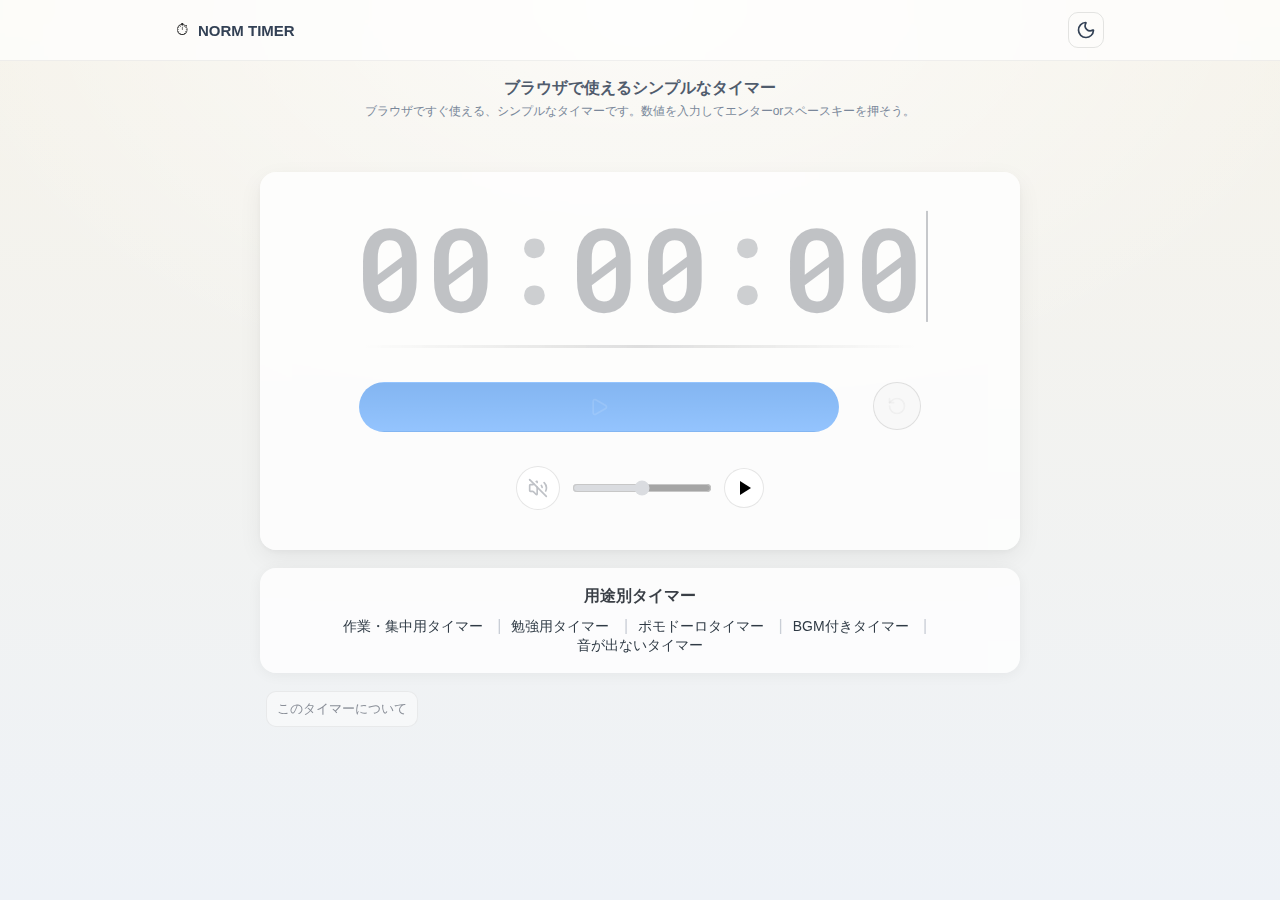
<file: index.html>
<!DOCTYPE html>
<html lang="ja">

<head>
  <meta charset="UTF-8" />
  <meta name="viewport" content="width=device-width, initial-scale=1.0" />

  <title>ブラウザで使えるシンプルなタイマー｜無料のオンラインタイマー</title>
  <meta name="description" content="ブラウザですぐ使えるシンプルなタイマー。インストール不要。作業や勉強を邪魔しない設計で、用途別タイマー（作業／勉強／ポモドーロ／BGM／音なし）も用意。">
  <link rel="preconnect" href="https://fonts.googleapis.com">
  <link rel="preconnect" href="https://fonts.gstatic.com" crossorigin>
  <link
    href="https://fonts.googleapis.com/css2?family=JetBrains+Mono:ital,wght@0,100..800;1,100..800&family=Roboto+Mono:ital,wght@0,100..700;1,100..700&display=swap"
    rel="stylesheet">
  <link rel="stylesheet" href="style.css">
</head>

<body>

  <header class="app-header">
  <div class="app-header-inner">
    <div class="app-brand">
      <span class="app-logo" aria-hidden="true">⏱</span>
      <span class="app-title">NORM TIMER</span>
    </div>

    <button class="theme-toggle" aria-label="Toggle dark mode" type="button">
      <svg xmlns="http://www.w3.org/2000/svg" width="20" height="20" viewBox="0 0 24 24" fill="none"
        stroke="currentColor" stroke-width="2" stroke-linecap="round" stroke-linejoin="round" aria-hidden="true">
        <path
          d="M20.985 12.486a9 9 0 1 1-9.473-9.472c.405-.022.617.46.402.803a6 6 0 0 0 8.268 8.268c.344-.215.825-.004.803.401" />
      </svg>
    </button>
  </div>
</header>


  <section class="page-intro">
    <h1>ブラウザで使えるシンプルなタイマー</h1>
    <p>
      ブラウザですぐ使える、シンプルなタイマーです。数値を入力してエンターorスペースキーを押そう。
    </p>
  </section>


  <main class="page">

    <section class="card timer-card" aria-label="タイマー">

      <div class="timer-display idle" id="timer-display-container" data-running="false" role="textbox"
        aria-label="タイマー時間入力" aria-describedby="timer-hint">

        <input type="number" id="timer-input-hidden" inputmode="numeric" enterkeyhint="go" step="1" pattern="[0-9]*"
          autocomplete="off" autocorrect="off" autocapitalize="off" aria-label="時間入力"
          style="opacity:0; position:absolute; width:1px; height:1px; pointer-events:none;">

        <!-- ★ ここがポイント：数字全体を time-wrap で包む（キャレットの基準になる） -->
        <span class="time-wrap" aria-hidden="true">
          <span id="display-hours" class="time-part">
            <span class="digit-dim">0</span><span class="digit-dim">0</span>
          </span>
          <span class="colon">:</span>

          <span id="display-minutes" class="time-part">
            <span class="digit-dim">0</span><span class="digit-dim">0</span>
          </span>
          <span class="colon">:</span>

          <span id="display-seconds" class="time-part">
            <span class="digit-dim">0</span><span class="digit-dim">0</span>
          </span>

          <!-- ★ キャレットは time-wrap の中に置く（右端に固定できる） -->
          <span class="caret" aria-hidden="true"></span>
        </span>
      </div>

      <p id="timer-hint" class="sr-only">
        数字を入力するとタイマー時間を設定できます。
        スペースキーで開始または停止、Rキーでリセット／クリアできます。
      </p>

      <div class="divider" aria-hidden="true"></div>

      <div class="controls">
        <button id="btn-start" disabled aria-label="Start" title="Start">
          <!-- Play -->
          <svg xmlns="http://www.w3.org/2000/svg" viewBox="0 0 24 24" fill="none" stroke="currentColor" stroke-width="2"
            stroke-linecap="round" stroke-linejoin="round" class="icon icon-play">
            <path d="M5 5a2 2 0 0 1 3.008-1.728l11.997 6.998a2 2 0 0 1 .003 3.458l-12 7A2 2 0 0 1 5 19z" />
          </svg>

          <!-- Pause（最初は非表示） -->
          <svg xmlns="http://www.w3.org/2000/svg" viewBox="0 0 24 24" fill="none" stroke="currentColor" stroke-width="2"
            stroke-linecap="round" stroke-linejoin="round" class="icon icon-pause is-hidden">
            <rect x="14" y="3" width="5" height="18" rx="1" />
            <rect x="5" y="3" width="5" height="18" rx="1" />
          </svg>
        </button>

        <button id="btn-reset" aria-label="Reset" title="Reset" data-mode="reset">
          <!-- Reset -->
          <svg xmlns="http://www.w3.org/2000/svg" viewBox="0 0 24 24" fill="none" stroke="currentColor" stroke-width="2"
            stroke-linecap="round" stroke-linejoin="round" class="icon icon-reset">
            <path d="M3 12a9 9 0 1 0 9-9 9.75 9.75 0 0 0-6.74 2.74L3 8" />
            <path d="M3 3v5h5" />
          </svg>

          <!-- Clear（最初は非表示） -->
          <svg xmlns="http://www.w3.org/2000/svg" width="24" height="24" viewBox="0 0 24 24" fill="none"
            stroke="currentColor" stroke-width="2" stroke-linecap="round" stroke-linejoin="round"
            class="icon-svg icon-clear">
            <path d="M10 11v6" />
            <path d="M14 11v6" />
            <path d="M19 6v14a2 2 0 0 1-2 2H7a2 2 0 0 1-2-2V6" />
            <path d="M3 6h18" />
            <path d="M8 6V4a2 2 0 0 1 2-2h4a2 2 0 0 1 2 2v2" />
          </svg>

        </button>
      </div>

      <div class="sound-toggle-container">
        <label class="sound-icon-toggle" aria-label="Sound toggle">
          <input type="checkbox" id="sound-toggle" aria-label="Sound">
          <span class="sound-icon" aria-hidden="true">
            <!-- ON -->
            <svg xmlns="http://www.w3.org/2000/svg" width="20" height="20" viewBox="0 0 24 24" fill="none"
              stroke="currentColor" stroke-width="2" stroke-linecap="round" stroke-linejoin="round"
              class="sound-svg sound-on">
              <path
                d="M11 4.702a.705.705 0 0 0-1.203-.498L6.413 7.587A1.4 1.4 0 0 1 5.416 8H3a1 1 0 0 0-1 1v6a1 1 0 0 0 1 1h2.416a1.4 1.4 0 0 1 .997.413l3.383 3.384A.705.705 0 0 0 11 19.298z" />
              <path d="M16 9a5 5 0 0 1 0 6" />
              <path d="M19.364 18.364a9 9 0 0 0 0-12.728" />
            </svg>

            <!-- OFF -->
            <svg xmlns="http://www.w3.org/2000/svg" width="20" height="20" viewBox="0 0 24 24" fill="none"
              stroke="currentColor" stroke-width="2" stroke-linecap="round" stroke-linejoin="round"
              class="sound-svg sound-off">
              <path d="M16 9a5 5 0 0 1 .95 2.293" />
              <path d="M19.364 5.636a9 9 0 0 1 1.889 9.96" />
              <path d="m2 2 20 20" />
              <path
                d="m7 7-.587.587A1.4 1.4 0 0 1 5.416 8H3a1 1 0 0 0-1 1v6a1 1 0 0 0 1 1h2.416a1.4 1.4 0 0 1 .997.413l3.383 3.384A.705.705 0 0 0 11 19.298V11" />
              <path d="M9.828 4.172A.686.686 0 0 1 11 4.657v.686" />
            </svg>
          </span>
        </label>


        <input type="range" id="sound-volume" min="0" max="100" value="50" aria-label="音量">

        <button id="btn-sound-test" aria-label="Sound test">
          <span class="play-icon"></span>
        </button>

        <div class="time-add" id="time-add" hidden aria-label="時間を追加">
          <button type="button" class="chip" data-add="60" aria-label="1分追加">+1:00</button>
          <button type="button" class="chip" data-add="300" aria-label="5分追加">+5:00</button>
          <button type="button" class="chip" data-add="600" aria-label="10分追加">+10:00</button>
        </div>

      </div>
    </section>

    <section class="card links-card usage-links">
      <h2>用途別タイマー</h2>
      <ul class="link-list">
        <li><a href="work.html">作業・集中用タイマー</a></li>
        <li><a href="study.html">勉強用タイマー</a></li>
        <li><a href="pomodoro.html">ポモドーロタイマー</a></li>
        <li><a href="bgm.html">BGM付きタイマー</a></li>
        <li><a href="silent.html">音が出ないタイマー</a></li>
      </ul>
    </section>

    <footer class="footer">
      <details>
        <summary>このタイマーについて</summary>
        <p>
          このページは、ブラウザ上ですぐに使えるシンプルなタイマーです。
          作業・勉強・集中など用途に応じたタイマーを用意しています。
          余計な設定を減らし、時間を測ることだけに集中できる設計を目指しています。
        </p>
      </details>
    </footer>

  </main>

  <script src="script.js"></script>
</body>

</html>
</file>
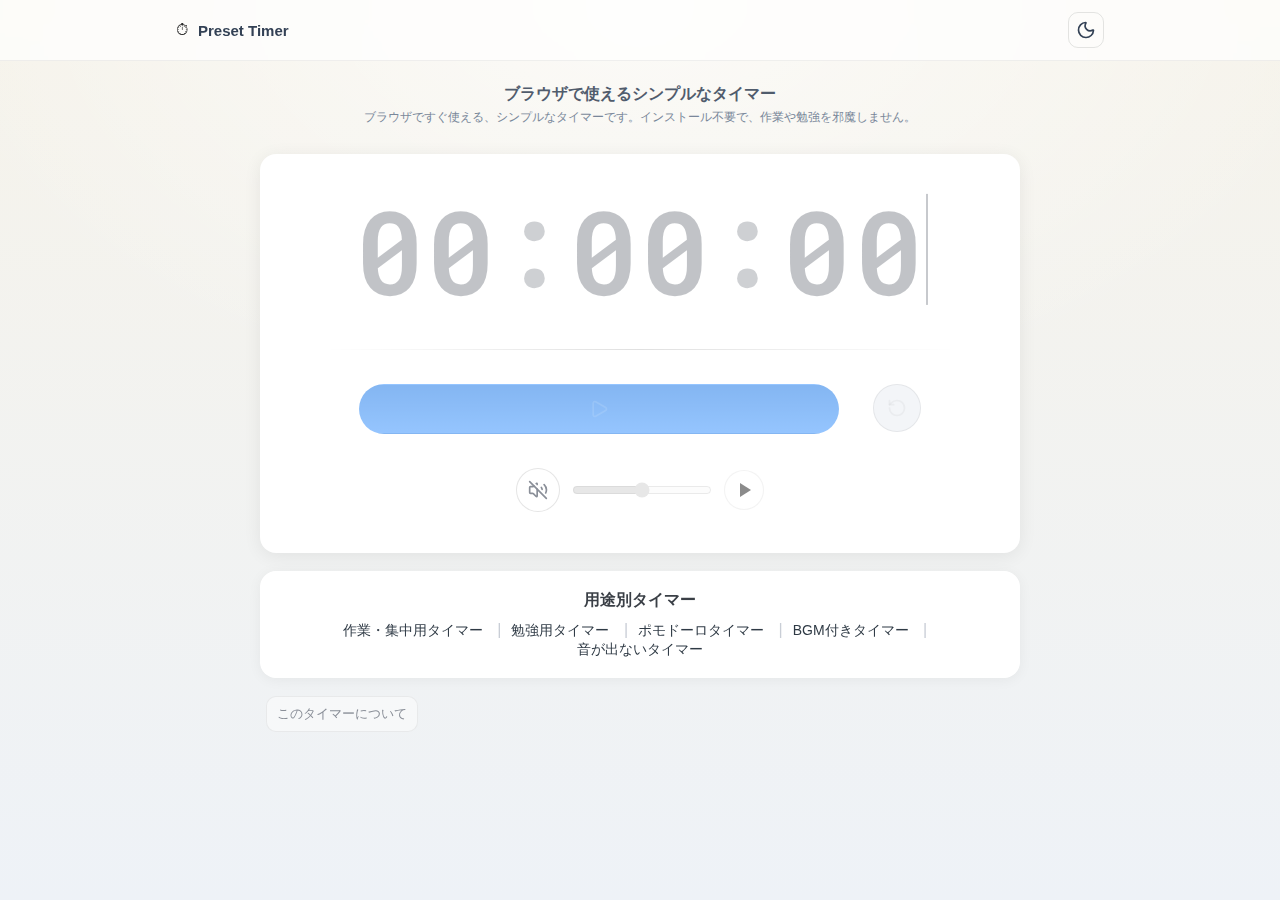
<file: timer/index.html>
<!DOCTYPE html>
<html lang="ja">

<head>
  <meta charset="UTF-8" />
  <meta name="viewport" content="width=device-width, initial-scale=1.0" />

  <title>ブラウザで使えるシンプルなタイマー｜無料のオンラインタイマー</title>
  <meta name="description" content="ブラウザですぐ使えるシンプルなタイマー。インストール不要。作業や勉強を邪魔しない設計で、用途別タイマー（作業／勉強／ポモドーロ／BGM／音なし）も用意。">
  <link rel="preconnect" href="https://fonts.googleapis.com">
  <link rel="preconnect" href="https://fonts.gstatic.com" crossorigin>
  <link
    href="https://fonts.googleapis.com/css2?family=JetBrains+Mono:ital,wght@0,100..800;1,100..800&family=Roboto+Mono:ital,wght@0,100..700;1,100..700&display=swap"
    rel="stylesheet">
  <link rel="stylesheet" href="style.css">
</head>

<body>

  <header class="app-header">
  <div class="app-header-inner">
    <div class="app-brand">
      <span class="app-logo" aria-hidden="true">⏱</span>
      <span class="app-title">Preset Timer</span>
    </div>

    <button class="theme-toggle" aria-label="Toggle dark mode" type="button">
      <svg xmlns="http://www.w3.org/2000/svg" width="20" height="20" viewBox="0 0 24 24" fill="none"
        stroke="currentColor" stroke-width="2" stroke-linecap="round" stroke-linejoin="round" aria-hidden="true">
        <path
          d="M20.985 12.486a9 9 0 1 1-9.473-9.472c.405-.022.617.46.402.803a6 6 0 0 0 8.268 8.268c.344-.215.825-.004.803.401" />
      </svg>
    </button>
  </div>
</header>


  <section class="page-intro">
    <h1>ブラウザで使えるシンプルなタイマー</h1>
    <p>
      ブラウザですぐ使える、シンプルなタイマーです。インストール不要で、作業や勉強を邪魔しません。
    </p>
  </section>


  <main class="page">

    <section class="card timer-card" aria-label="タイマー">

      <div class="timer-display idle" id="timer-display-container" data-running="false" role="textbox"
        aria-label="タイマー時間入力" aria-describedby="timer-hint">

        <input type="number" id="timer-input-hidden" inputmode="numeric" enterkeyhint="go" step="1" pattern="[0-9]*"
          autocomplete="off" autocorrect="off" autocapitalize="off" aria-label="時間入力"
          style="opacity:0; position:absolute; width:1px; height:1px; pointer-events:none;">

        <!-- ★ ここがポイント：数字全体を time-wrap で包む（キャレットの基準になる） -->
        <span class="time-wrap" aria-hidden="true">
          <span id="display-hours" class="time-part">
            <span class="digit-dim">0</span><span class="digit-dim">0</span>
          </span>
          <span class="colon">:</span>

          <span id="display-minutes" class="time-part">
            <span class="digit-dim">0</span><span class="digit-dim">0</span>
          </span>
          <span class="colon">:</span>

          <span id="display-seconds" class="time-part">
            <span class="digit-dim">0</span><span class="digit-dim">0</span>
          </span>

          <!-- ★ キャレットは time-wrap の中に置く（右端に固定できる） -->
          <span class="caret" aria-hidden="true"></span>
        </span>
      </div>

      <p id="timer-hint" class="sr-only">
        数字を入力するとタイマー時間を設定できます。
        スペースキーで開始または停止、Rキーでリセット／クリアできます。
      </p>

      <div class="divider" aria-hidden="true"></div>

      <div class="controls">
        <button id="btn-start" disabled aria-label="Start" title="Start">
          <!-- Play -->
          <svg xmlns="http://www.w3.org/2000/svg" viewBox="0 0 24 24" fill="none" stroke="currentColor" stroke-width="2"
            stroke-linecap="round" stroke-linejoin="round" class="icon icon-play">
            <path d="M5 5a2 2 0 0 1 3.008-1.728l11.997 6.998a2 2 0 0 1 .003 3.458l-12 7A2 2 0 0 1 5 19z" />
          </svg>

          <!-- Pause（最初は非表示） -->
          <svg xmlns="http://www.w3.org/2000/svg" viewBox="0 0 24 24" fill="none" stroke="currentColor" stroke-width="2"
            stroke-linecap="round" stroke-linejoin="round" class="icon icon-pause is-hidden">
            <rect x="14" y="3" width="5" height="18" rx="1" />
            <rect x="5" y="3" width="5" height="18" rx="1" />
          </svg>
        </button>

        <button id="btn-reset" aria-label="Reset" title="Reset" data-mode="reset">
          <!-- Reset -->
          <svg xmlns="http://www.w3.org/2000/svg" viewBox="0 0 24 24" fill="none" stroke="currentColor" stroke-width="2"
            stroke-linecap="round" stroke-linejoin="round" class="icon icon-reset">
            <path d="M3 12a9 9 0 1 0 9-9 9.75 9.75 0 0 0-6.74 2.74L3 8" />
            <path d="M3 3v5h5" />
          </svg>

          <!-- Clear（最初は非表示） -->
          <svg xmlns="http://www.w3.org/2000/svg" width="24" height="24" viewBox="0 0 24 24" fill="none"
            stroke="currentColor" stroke-width="2" stroke-linecap="round" stroke-linejoin="round"
            class="icon-svg icon-clear">
            <path d="M10 11v6" />
            <path d="M14 11v6" />
            <path d="M19 6v14a2 2 0 0 1-2 2H7a2 2 0 0 1-2-2V6" />
            <path d="M3 6h18" />
            <path d="M8 6V4a2 2 0 0 1 2-2h4a2 2 0 0 1 2 2v2" />
          </svg>

        </button>
      </div>

      <div class="sound-toggle-container">
        <label class="sound-icon-toggle" aria-label="Sound toggle">
          <input type="checkbox" id="sound-toggle" aria-label="Sound">
          <span class="sound-icon" aria-hidden="true">
            <!-- ON -->
            <svg xmlns="http://www.w3.org/2000/svg" width="20" height="20" viewBox="0 0 24 24" fill="none"
              stroke="currentColor" stroke-width="2" stroke-linecap="round" stroke-linejoin="round"
              class="sound-svg sound-on">
              <path
                d="M11 4.702a.705.705 0 0 0-1.203-.498L6.413 7.587A1.4 1.4 0 0 1 5.416 8H3a1 1 0 0 0-1 1v6a1 1 0 0 0 1 1h2.416a1.4 1.4 0 0 1 .997.413l3.383 3.384A.705.705 0 0 0 11 19.298z" />
              <path d="M16 9a5 5 0 0 1 0 6" />
              <path d="M19.364 18.364a9 9 0 0 0 0-12.728" />
            </svg>

            <!-- OFF -->
            <svg xmlns="http://www.w3.org/2000/svg" width="20" height="20" viewBox="0 0 24 24" fill="none"
              stroke="currentColor" stroke-width="2" stroke-linecap="round" stroke-linejoin="round"
              class="sound-svg sound-off">
              <path d="M16 9a5 5 0 0 1 .95 2.293" />
              <path d="M19.364 5.636a9 9 0 0 1 1.889 9.96" />
              <path d="m2 2 20 20" />
              <path
                d="m7 7-.587.587A1.4 1.4 0 0 1 5.416 8H3a1 1 0 0 0-1 1v6a1 1 0 0 0 1 1h2.416a1.4 1.4 0 0 1 .997.413l3.383 3.384A.705.705 0 0 0 11 19.298V11" />
              <path d="M9.828 4.172A.686.686 0 0 1 11 4.657v.686" />
            </svg>
          </span>
        </label>


        <input type="range" id="sound-volume" min="0" max="100" value="50" aria-label="音量">

        <button id="btn-sound-test" aria-label="Sound test">
          <span class="play-icon"></span>
        </button>

        <div class="time-add" id="time-add" hidden aria-label="時間を追加">
          <button type="button" class="chip" data-add="60" aria-label="1分追加">+1:00</button>
          <button type="button" class="chip" data-add="300" aria-label="5分追加">+5:00</button>
          <button type="button" class="chip" data-add="600" aria-label="10分追加">+10:00</button>
        </div>

      </div>
    </section>

    <section class="card links-card usage-links">
      <h2>用途別タイマー</h2>
      <ul class="link-list">
        <li><a href="work.html">作業・集中用タイマー</a></li>
        <li><a href="study.html">勉強用タイマー</a></li>
        <li><a href="pomodoro.html">ポモドーロタイマー</a></li>
        <li><a href="bgm.html">BGM付きタイマー</a></li>
        <li><a href="silent.html">音が出ないタイマー</a></li>
      </ul>
    </section>

    <footer class="footer">
      <details>
        <summary>このタイマーについて</summary>
        <p>
          このページは、ブラウザ上ですぐに使えるシンプルなタイマーです。
          作業・勉強・集中など用途に応じたタイマーを用意しています。
          余計な設定を減らし、時間を測ることだけに集中できる設計を目指しています。
        </p>
      </details>
    </footer>

  </main>

  <script src="script.js"></script>
</body>

</html>
</file>
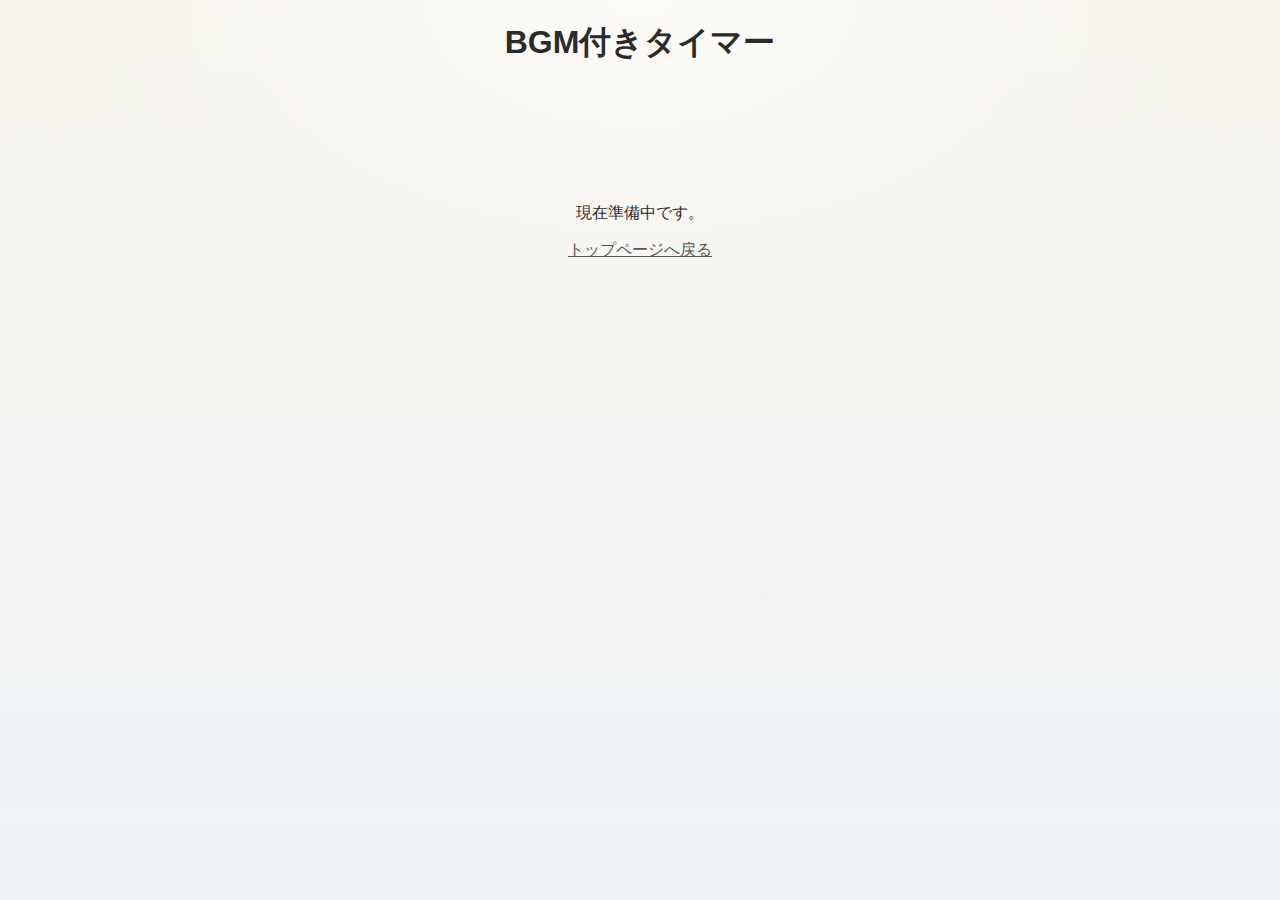
<file: bgm.html>
<!DOCTYPE html>
<html lang="ja">

<head>
    <meta charset="UTF-8">
    <title>BGM付きタイマー (準備中)</title>
    <link rel="stylesheet" href="style.css">
    <style>
        .placeholder-content {
            margin-top: 100px;
        }

        a {
            color: #555;
        }
    </style>
</head>

<body>
    <header>
        <h1>BGM付きタイマー</h1>
    </header>
    <main class="placeholder-content">
        <p>現在準備中です。</p>
        <p><a href="index.html">トップページへ戻る</a></p>
    </main>
</body>

</html>
</file>
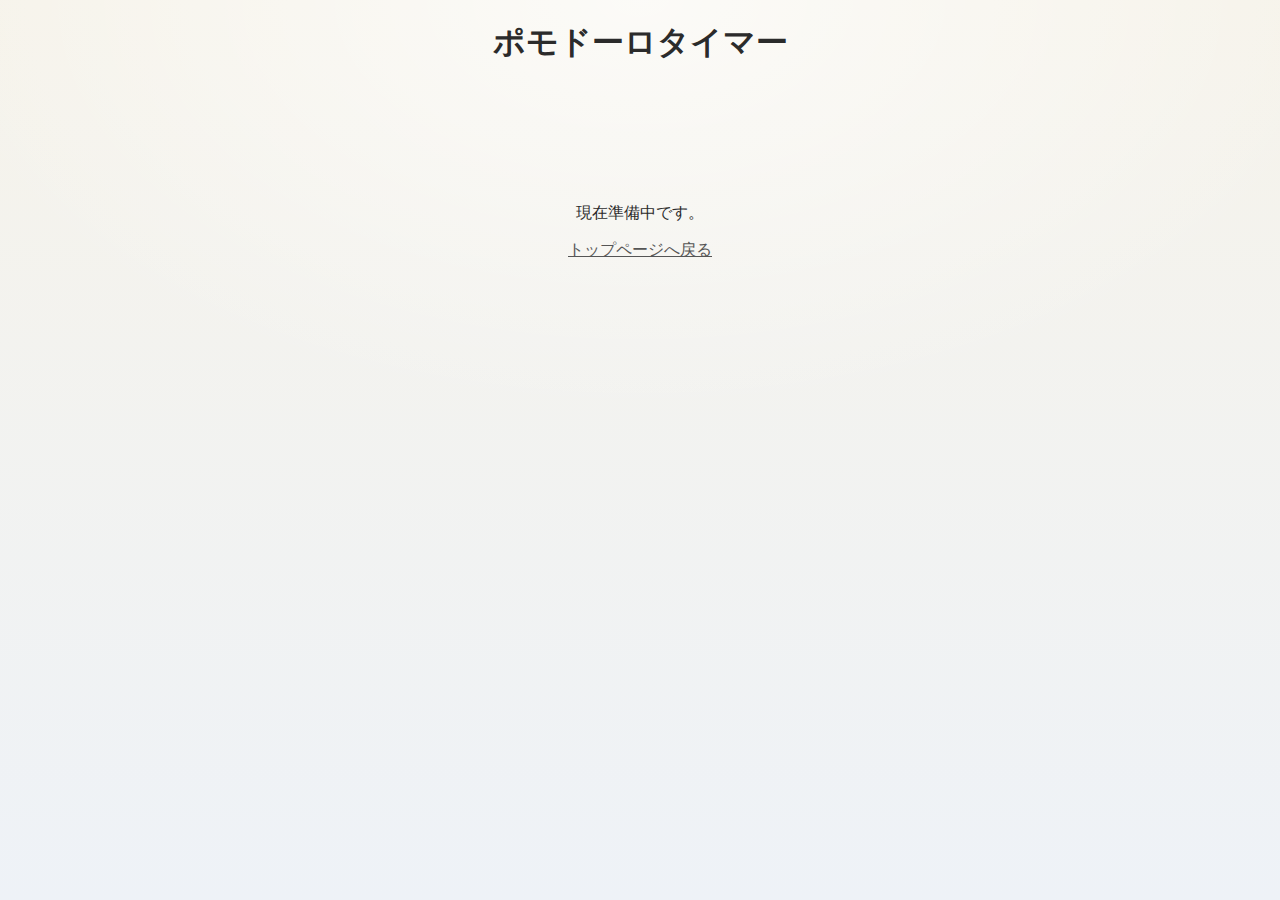
<file: pomodoro.html>
<!DOCTYPE html>
<html lang="ja">

<head>
    <meta charset="UTF-8">
    <title>ポモドーロタイマー (準備中)</title>
    <link rel="stylesheet" href="style.css">
    <style>
        .placeholder-content {
            margin-top: 100px;
        }

        a {
            color: #555;
        }
    </style>
</head>

<body>
    <header>
        <h1>ポモドーロタイマー</h1>
    </header>
    <main class="placeholder-content">
        <p>現在準備中です。</p>
        <p><a href="index.html">トップページへ戻る</a></p>
    </main>
</body>

</html>
</file>
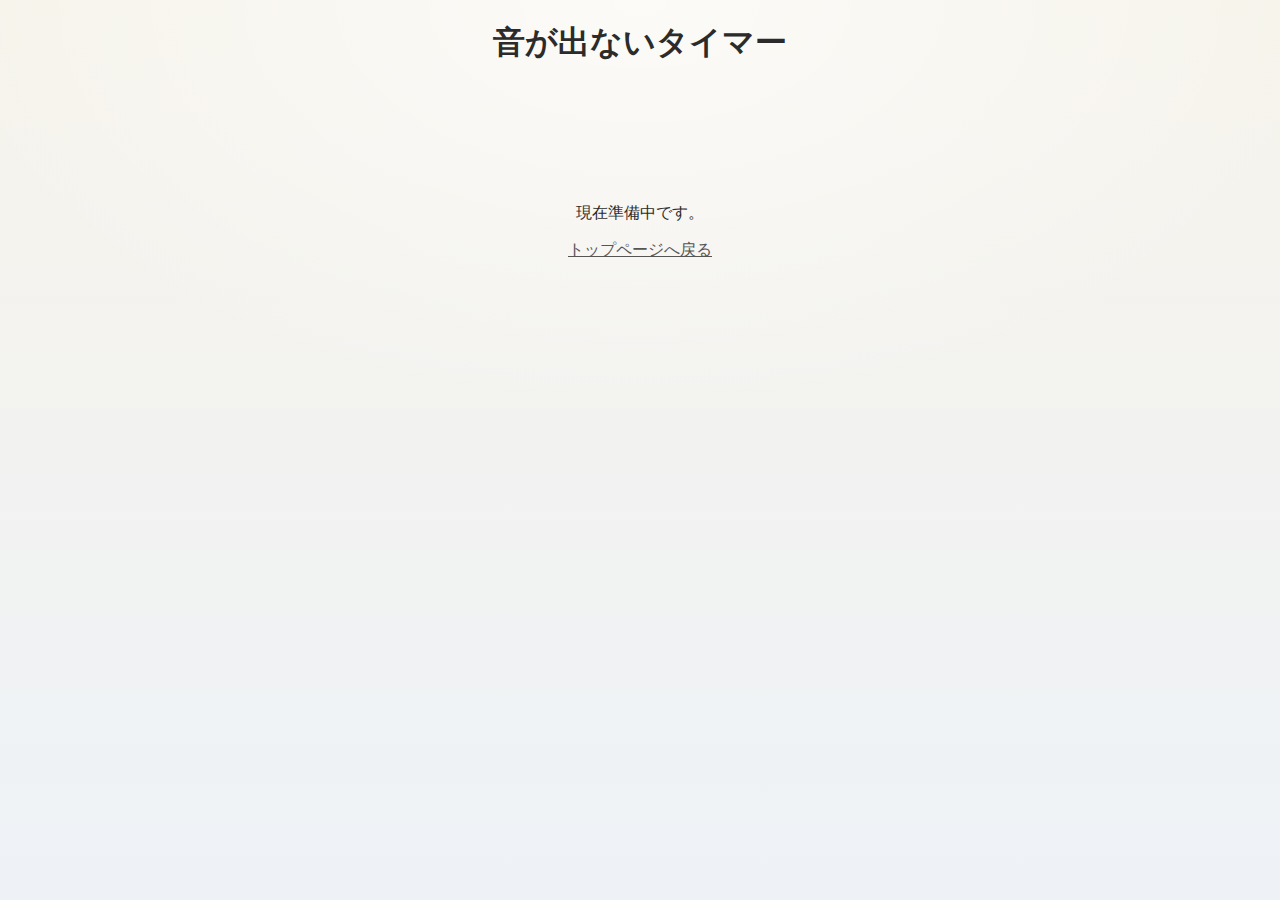
<file: silent.html>
<!DOCTYPE html>
<html lang="ja">

<head>
    <meta charset="UTF-8">
    <title>音が出ないタイマー (準備中)</title>
    <link rel="stylesheet" href="style.css">
    <style>
        .placeholder-content {
            margin-top: 100px;
        }

        a {
            color: #555;
        }
    </style>
</head>

<body>
    <header>
        <h1>音が出ないタイマー</h1>
    </header>
    <main class="placeholder-content">
        <p>現在準備中です。</p>
        <p><a href="index.html">トップページへ戻る</a></p>
    </main>
</body>

</html>
</file>
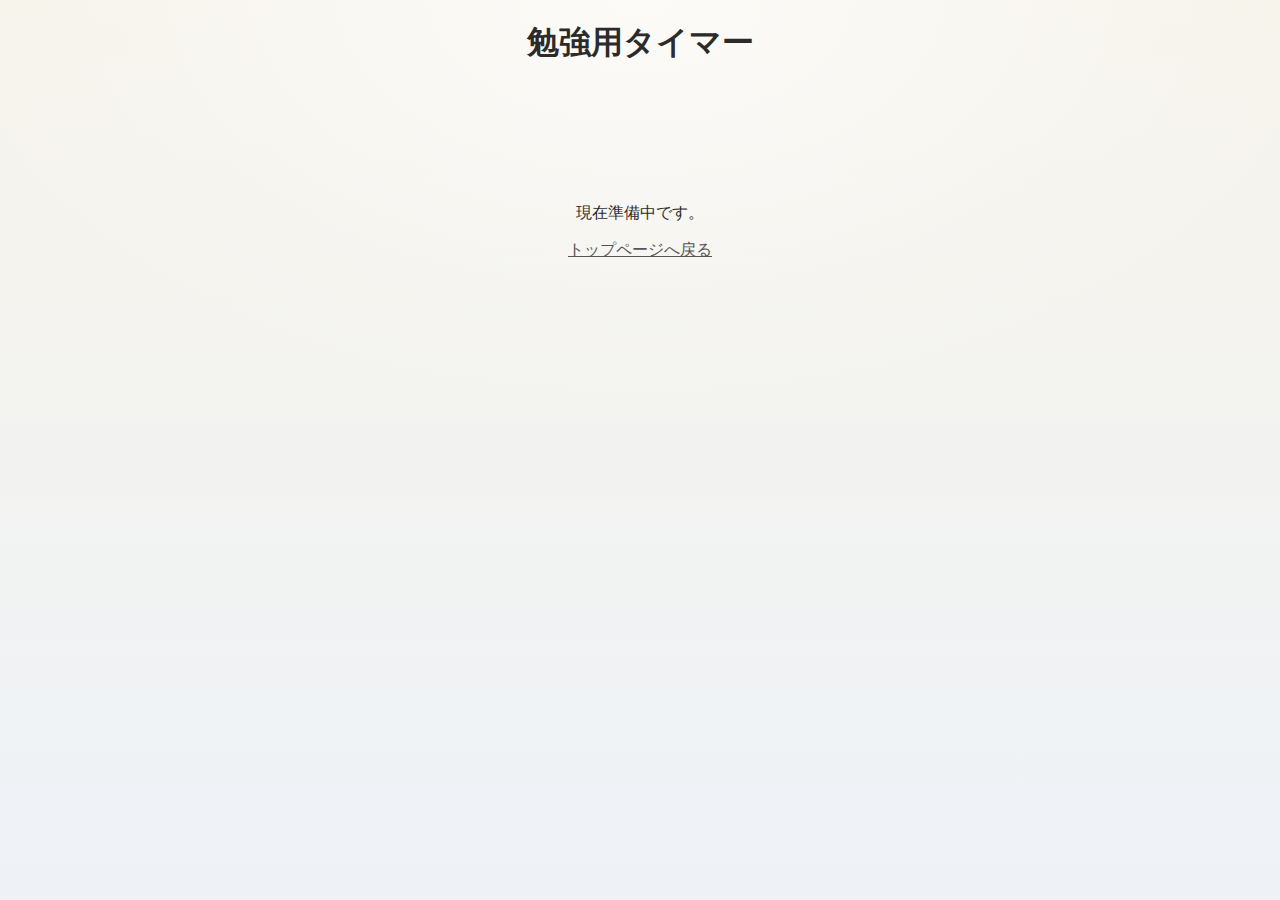
<file: study.html>
<!DOCTYPE html>
<html lang="ja">

<head>
    <meta charset="UTF-8">
    <title>勉強用タイマー (準備中)</title>
    <link rel="stylesheet" href="style.css">
    <style>
        .placeholder-content {
            margin-top: 100px;
        }

        a {
            color: #555;
        }
    </style>
</head>

<body>
    <header>
        <h1>勉強用タイマー</h1>
    </header>
    <main class="placeholder-content">
        <p>現在準備中です。</p>
        <p><a href="index.html">トップページへ戻る</a></p>
    </main>
</body>

</html>
</file>
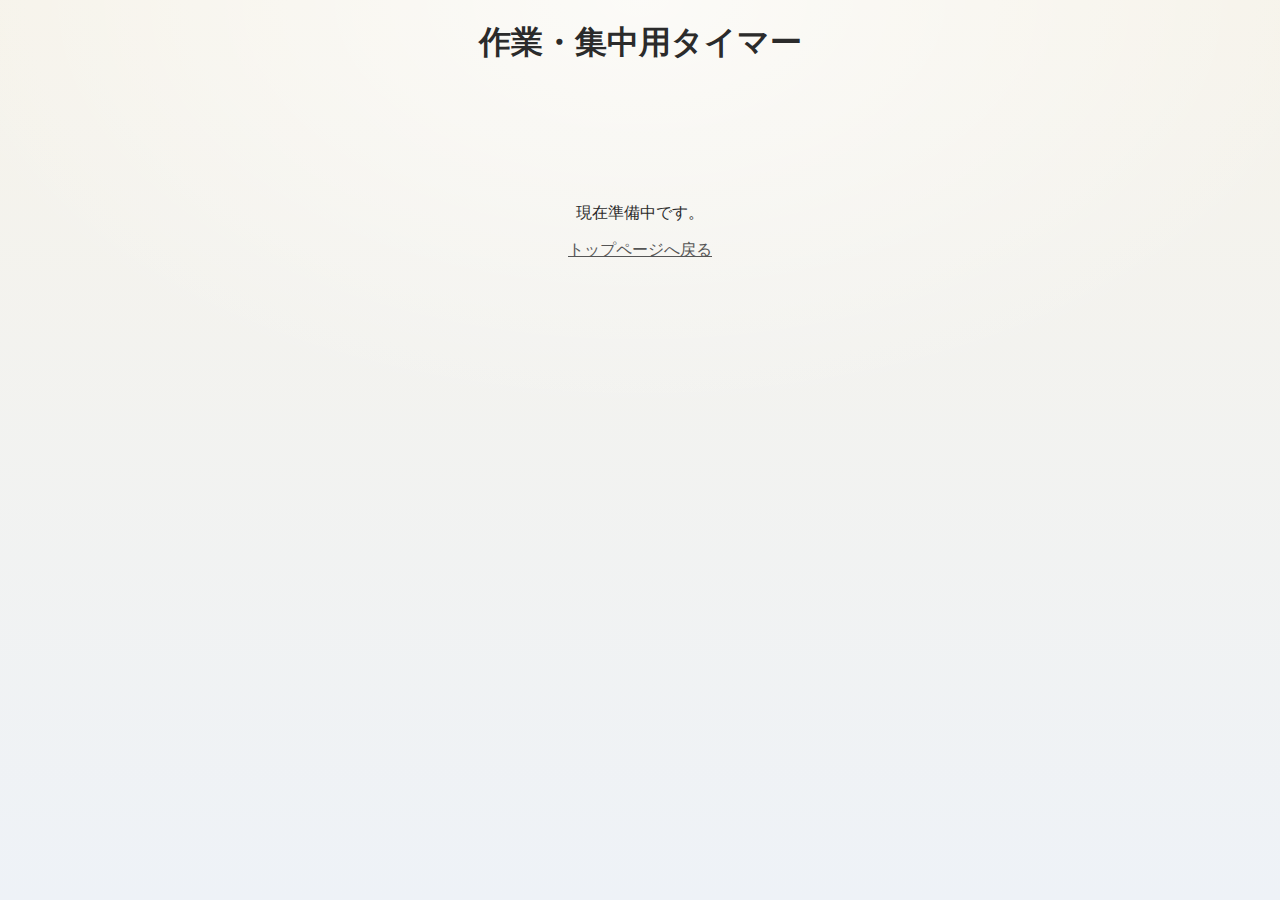
<file: work.html>
<!DOCTYPE html>
<html lang="ja">

<head>
    <meta charset="UTF-8">
    <title>作業・集中用タイマー (準備中)</title>
    <link rel="stylesheet" href="style.css">
    <style>
        .placeholder-content {
            margin-top: 100px;
        }

        a {
            color: #555;
        }
    </style>
</head>

<body>
    <header>
        <h1>作業・集中用タイマー</h1>
    </header>
    <main class="placeholder-content">
        <p>現在準備中です。</p>
        <p><a href="index.html">トップページへ戻る</a></p>
    </main>
</body>

</html>
</file>
<file: style.css>
:root {
  --bg0: #f6f3ea;
  --bg1: #eef2f7;
  --card: #ffffff;
  --text: #2b2b2b;
  --muted: #8a8f98;
  --line: rgba(0, 0, 0, 0.08);
  --shadow: 0 3px 18px rgba(0, 0, 0, 0.07);
  --shadow-soft: 0 2px 14px rgba(0, 0, 0, 0.05);
  --radius: 16px;

  --btn-blue: #0b6fe6;
  --btn-blue2: #2d8cff;
  --btn-gray: #e9edf3;
  --btn-gray2: #dfe6ef;
  --btn-red: #ff6b6b;
  --btn-red2: #e84848;

  --timer-ink: #1f2937;
  --timer-ink-soft: #6b7280;
  --timer-shadow: rgba(17, 24, 39, 0.10);
}

/* ===== Base ===== */
* {
  box-sizing: border-box;
}

body {
  margin: 0;
  font-family: -apple-system, BlinkMacSystemFont, "Segoe UI", Roboto, "Helvetica Neue", Arial, sans-serif;
  color: var(--text);
  min-height: 100vh;
  display: flex;
  flex-direction: column;
  align-items: center;
  text-align: center;

  background:
    radial-gradient(1200px 700px at 50% 0%, rgba(255, 255, 255, 0.65), rgba(255, 255, 255, 0) 60%),
    linear-gradient(180deg, var(--bg0), var(--bg1));
}

.sr-only {
  position: absolute;
  left: -9999px;
  width: 1px;
  height: 1px;
  overflow: hidden;
}

.is-hidden {
  display: none !important;
}

/* ===== Header ===== */

.app-header {
  width: 100%;
  background: rgba(255, 255, 255, 0.7);
  backdrop-filter: blur(8px);
  -webkit-backdrop-filter: blur(8px);
  border-bottom: 1px solid rgba(0, 0, 0, 0.06);
}

.app-header-inner {
  max-width: 960px;
  margin: 0 auto;
  padding: 12px 16px;
  display: flex;
  align-items: center;
  justify-content: space-between;
}

.app-brand {
  display: flex;
  align-items: center;
  gap: 10px;
}

.app-title {
  
  font-size: 15px;
  font-weight: 600;
  color: #334155;
}

.theme-toggle {
  background: transparent;
  border: 1px solid rgba(0, 0, 0, 0.10);
  width: 36px;
  height: 36px;
  padding: 0;
  border-radius: 10px;
  cursor: pointer;
  display: grid;
  place-items: center;
  color: #334155;
}

.theme-toggle svg {
  display: block;
}

.theme-toggle:hover {
  background: rgba(0, 0, 0, 0.04);
}

.theme-toggle:active {
  transform: translateY(1px);
}

.page-intro {
  max-width: 720px;
  margin: 0 auto 10px;
  text-align: center;
  color: #64748b;
  padding: 6px 16px 0px;
  opacity: 0.85;
}

.page-intro h1 {
  font-size: 16px;
  font-weight: 600;
  margin-bottom: 4px;
  color: #334155;
}

.page-intro p {
  font-size: 12px;
  line-height: 1.4;
  margin: 0;
}

@media (max-width: 480px) {
  .page-intro {
    margin-bottom: 0px;
  }

  .page-intro h1 {
    font-size: 15px;
  }

  .page-intro p {
    white-space: normal;
    display: -webkit-box;
    -webkit-line-clamp: 2;
    -webkit-box-orient: vertical;
    overflow: hidden;
  }
}

body.is-running .page-intro {
  opacity: 0;
  pointer-events: none;
  height: 0;
  margin: 0;
  overflow: hidden;
  transition: opacity 0.25s ease;
}


/* ===== Page / Cards ===== */
.page {
  width: 100%;
  max-width: 820px;
  padding: 18px 16px 30px;
  display: flex;
  flex-direction: column;
  align-items: center;
  gap: 18px;
}

.card {
  position: relative;
  width: 100%;
  background: rgba(255, 255, 255, 0.78);
  /* border: 1px solid rgba(255, 255, 255, 0.8); */
  border-radius: var(--radius);
  box-shadow:
    0 8px 24px rgba(0, 0, 0, 0.06),
    0 2px 6px rgba(0, 0, 0, 0.04);

  backdrop-filter: blur(12px);
  overflow: hidden;
}

.timer-card {
  max-width: 760px;
  padding: 34px clamp(24px, 5vw, 80px) 40px;
}

.links-card {
  max-width: 760px;
  padding: 18px 22px;
  box-shadow: var(--shadow-soft);
}

.divider {
position: relative;
height: 3px;
border-radius: 999px;
overflow: hidden;
width: min(100%, 560px); /* ←これを追加 */
margin: 18px auto 32px;       /* ←中央寄せ */
align-self: center;
display: block;
background: linear-gradient(
90deg,
rgba(0, 0, 0, 0),
rgba(0, 0, 0, 0.12),
rgba(0, 0, 0, 0)
);
}

.divider-progress-fill {
position: absolute;
left: 0;
top: 0;
height: 100%;
width: var(--progress, 0%); /* JSがここを更新する予定 */
border-radius: inherit;

/* 色は控えめ。とりあえず Start の青に寄せるならこれ */
background: rgba(11, 111, 230, 0.55);

/* 変化が見える程度にだけ滑らかに */
transition: width 120ms linear;
}

body.is-running .divider {
  background: rgba(0, 0, 0, 0.12); /* 端が薄くならない */
  height: 7px;
}

/* ★ポーズ中も均一レール（端が薄くならない） */
.timer-card.is-paused .divider {
  background: rgba(0, 0, 0, 0.12);
}


.divider-progress-fill {
  position: absolute;
  inset: 0 auto 0 0;
  width: var(--progress, 0%);
  height: 100%;
  border-radius: inherit;

  background: rgba(11, 111, 230, 0.75);
  transition: width 120ms linear;
}


@media (min-width: 560px) {
  .divider {
    margin-bottom: 34px;
  }
}

/* ===== Timer display ===== */
.timer-display {
  position: relative;
  display: flex;
  align-items: center;
  justify-content: center;

  font-family: "Roboto Mono", ui-monospace, monospace;
  font-variant-numeric: tabular-nums;
  color: var(--timer-ink);
  letter-spacing: 0.01em;

  font-size: clamp(48px, 16.5vw, 116px);
  font-weight: 600;
  line-height: 1.05;
  user-select: none;
  cursor: text;
}

.time-part {
  display: inline-flex;
}

.timer-display .colon {
  color: rgba(31, 41, 55, 0.22);
  transform: translateY(-0.07em);
}

.timer-display .colon.is-active {
  color: var(--timer-ink);
}

.digit-dim {
  color: rgba(31, 41, 55, 0.28);
  transition: color 120ms ease;
}

.digit-active {
  color: var(--text);
  transition: color 120ms ease;
}

/* running / paused / alarming はコロン濃く */
.timer-display[data-running="true"] .colon,
.timer-display.paused .colon,
.timer-display.alarming .colon {
  color: var(--timer-ink);
}

/* caret */
.time-wrap {
  position: relative;
  display: inline-flex;
  align-items: center;
}

.caret {
  position: absolute;
  left: 100%;
  top: 50%;
  margin-left: 1px;

  width: 2px;
  height: 0.95em;
  background: var(--text);

  transform: translateY(-50%);
  animation: caret-blink 1.2s step-end infinite;
  visibility: hidden;
}

.timer-display.idle .caret,
.timer-display.focused .caret,
.timer-display.editing .caret {
  visibility: visible;
}

.timer-display[data-running="true"] .caret,
.timer-display.paused .caret {
  visibility: hidden;
}

@keyframes caret-blink {
  0%,
  49% { opacity: 1; }
  50%,
  100% { opacity: 0; }
}

.timer-display.idle .caret {
  background: rgba(31, 41, 55, 0.25);
}

.timer-display.focused .caret,
.timer-display.editing .caret {
  background: rgba(31, 41, 55, 0.85);
}

/* ===== Controls ===== */
.controls {
  display: flex;
  justify-content: center;
  gap: 34px;
}

button {
  border-radius: 30px;
  border: 1px solid rgba(0, 0, 0, 0.10);
  padding: 14px 28px;
  font-size: 18px;
  cursor: pointer;
  transition: transform 120ms ease, box-shadow 120ms ease, filter 120ms ease, background 120ms ease;
  min-width: 0;
}

/* ボタン内を確実に中央揃え（SVGのbaseline由来のズレ防止） */
.controls button {
  display: inline-flex;
  align-items: center;
  justify-content: center;
  line-height: 1;
}

.controls button svg {
  width: 20px;
  height: 20px;
  display: block;
}

button:hover:not(:disabled) {
  filter: brightness(1.02);
}

button:active:not(:disabled) {
  transform: translateY(1px);
}

/* disabled は opacity 依存をやめて明確に */
/* button:disabled {
  opacity: 1;
  cursor: not-allowed;
  background: #f3f5f8;
  border-color: rgba(0, 0, 0, 0.06);
  box-shadow: none;
  filter: none;
} */

button:disabled .icon,
button:disabled .icon * {
  opacity: 0.35;
}

button:disabled:hover,
button:disabled:active {
  transform: none;
  filter: none;
}

/* Start / Stop */
#btn-start {
  flex: 5;
  background: var(--btn-blue);
  color: #fff;
  border-color: rgba(0, 0, 0, 0.0);
  width: 100%;
  max-width: 480px;
}

/* 押せるときだけ hover で明るくする */
#btn-start:hover:not(:disabled),
#btn-start.is-stop:hover:not(:disabled) {
  filter: brightness(1.2);
}

#btn-start:disabled {
  background: linear-gradient(180deg, var(--btn-blue), var(--btn-blue2));
  opacity: 50%;
  cursor: default; /* 念のため */
}

#btn-start.is-stop {
  background: var(--btn-red);
  color: #fff;
}

/* Reset / Clear */
#btn-reset {
  flex: 5;
}

#btn-reset:not(:disabled):not(.is-clear) {
  background: #fff;
  border-color: #fff;
  color: #000;
}

/* Reset button: hover は色を変えず、軽く揺らすだけ */
#btn-reset:hover:not(:disabled) {
  background: transparent;
  background-color: #d8d8d8;
  animation: reset-wiggle 0.25s ease-in-out;
}

/* 揺れアニメーション（控えめ） */
@keyframes reset-wiggle {
  0%   { transform: translateX(0); }
  25%  { transform: translateX(-2px); }
  50%  { transform: translateX(2px); }
  75%  { transform: translateX(-1px); }
  100% { transform: translateX(0); }
}

/* Reset / Clear アイコンの表示切替 */
#btn-reset .icon-reset { display: block; }
#btn-reset .icon-clear { display: none; }

#btn-reset.is-clear .icon-reset { display: none; }
#btn-reset.is-clear .icon-clear { display: block; }


#btn-reset.is-clear {
  background: linear-gradient(180deg, #6b7280, #4b5563);
  color: #ffffff;
  border-color: rgba(0, 0, 0, 0.15);
}

#btn-reset.is-clear:hover:not(:disabled) {
  background: linear-gradient(180deg, #454952, #4b5563);
}

#btn-reset.is-clear:hover {
  filter: brightness(1.04);
}

#btn-reset.is-clear:active {
  transform: translateY(1px);
}

/* Resetボタンを丸ボタンにする */
#btn-reset {
  flex: 0 0 48px;
  width: 48px;
  height: 48px;
  padding: 0;
  border-radius: 999px;
  display: inline-flex;
  align-items: center;
  justify-content: center;
  font-size: 0;
}

/* alarm中：Resetボタン発光 */
#btn-reset.alarm-attn {
  position: relative;
  animation: alarmGlow 1.2s ease-in-out infinite;
  will-change: box-shadow, filter, transform;
}

@keyframes alarmGlow {
  0% {
    box-shadow: 0 0 0 rgba(45, 140, 255, 0), 0 0 0 rgba(45, 140, 255, 0);
    filter: none;
    transform: translateY(0);
  }
  50% {
    box-shadow:
      0 0 22px 8px rgba(45, 140, 255, 0.20),
      0 0 46px 18px rgba(45, 140, 255, 0.10);
    filter: saturate(1.05);
    transform: translateY(-1px);
  }
  100% {
    box-shadow: 0 0 0 rgba(45, 140, 255, 0), 0 0 0 rgba(45, 140, 255, 0);
    filter: none;
    transform: translateY(0);
  }
}

/* ===== Sound controls ===== */
.sound-toggle-container {
  margin-top: 34px;
  display: flex;
  justify-content: center;
  align-items: center;
  gap: 10px;
  row-gap: 14px;
  color: var(--muted);
  font-size: 13px;
  flex-wrap: wrap;
}

.sound-icon-toggle {
  width: 44px;
  height: 44px;
  display: inline-flex;
  align-items: center;
  justify-content: center;

  border-radius: 22px;
  border: 1px solid rgba(0, 0, 0, 0.10);
  background: #fff;
  color: var(--muted);
  cursor: pointer;
  transition: transform 120ms ease, filter 120ms ease, box-shadow 120ms ease;
  user-select: none;
}

/* checkboxは見えないが状態保持に使う */
.sound-icon-toggle input {
  position: absolute;
  opacity: 0;
  width: 1px;
  height: 1px;
  pointer-events: none;
}

.sound-svg {
  display: block;
}

/* 表示切替：ON/OFF */
.sound-on { display: none; }
.sound-off { display: block; }

.sound-icon-toggle input:checked + .sound-icon .sound-on { display: block; }
.sound-icon-toggle input:checked + .sound-icon .sound-off { display: none; }

.sound-icon-toggle input:checked + .sound-icon {
  color: #45c07a;
}

.sound-icon-toggle:hover {
  filter: brightness(1.02);
}

.sound-icon-toggle:active {
  transform: translateY(1px);
}

/* 音量0（またはOFF）なら、見た目は強制的にミュートにする */
.sound-icon.is-muted .sound-on { display: none !important; }
.sound-icon.is-muted .sound-off { display: block !important; }

/* ついでに“ミュート感”を少し出す（好みで調整OK） */
.sound-icon.is-muted { opacity: 0.55; }

/* muted のときは色も強制的にミュート色へ */
.sound-icon.is-muted { color: var(--muted) !important; }

/* checked の緑指定より強くしたい場合（保険） */
.sound-icon-toggle input:checked + .sound-icon.is-muted { color: var(--muted) !important; }



/* Sound OFF時：見た目も無効に */
#sound-volume.is-muted {
  opacity: 0.45;
}


/* volume */
#sound-volume {
  width: 140px;
  accent-color: #45c07a;
}

#sound-volume.is-muted {
  accent-color: #b0b5bd; /* muted系グレー */
}

/* sound test button */
#btn-sound-test {
  min-width: auto;
  width: 40px;
  height: 40px;
  padding: 0;
  border-radius: 50%;
  font-size: 13px;
  background: #fff;
  border: 1px solid rgba(0, 0, 0, 0.10);

  display: inline-flex;
  align-items: center;
  justify-content: center;
}

#btn-sound-test:hover:not(:disabled) {
  filter: brightness(1.02);
}

#btn-sound-test:active:not(:disabled) {
  transform: translateY(1px);
}

.play-icon {
  display: block;
  width: 0;
  height: 0;

  border-top: 7px solid transparent;
  border-bottom: 7px solid transparent;
  border-left: 11px solid #000;

  margin-left: 2px;
}

/* ===== Time Add Chips (+1m/+5m/+10m) ===== */
.time-add {
  display: inline-flex;
  align-items: center;
  gap: 12px;
  margin-left: 12px;
}

.time-add[hidden] {
  display: none !important;
}

.time-add .chip {
  min-width: auto;
  width: 72px;
  padding: 8px 10px;
  font-size: 13px;
  border-radius: 999px;
  text-align: center;

  background: #fff;
  border: 1px solid rgba(0, 0, 0, 0.08);
  color: rgba(0, 0, 0, 0.65);

  transition: transform 120ms ease, filter 120ms ease, background 120ms ease;
}

.time-add .chip:hover:not(:disabled) {
  background: rgba(0, 0, 0, 0.07);
  filter: none;
}

.time-add .chip:active:not(:disabled) {
  transform: translateY(1px);
}

.time-add .chip:disabled {
  opacity: 0.45;
  cursor: not-allowed;
  filter: none;
}

/* ===== Links ===== */
.usage-links h2 {
  margin: 0 0 10px;
  font-size: 16px;
  font-weight: 700;
  color: #3a3f46;
}

.link-list {
  list-style: none;
  padding: 0;
  margin: 0;
  display: flex;
  flex-wrap: wrap;
  justify-content: center;
  gap: 0;
}

.link-list li {
  display: inline-block;
}

.link-list li:not(:last-child)::after {
  content: " | ";
  color: #c9ced6;
  margin: 0 10px;
}

.link-list a {
  text-decoration: none;
  color: #2f3a45;
  font-size: 14px;
  border-bottom: 1px solid transparent;
  padding: 4px 0;
}

.link-list a:hover {
  border-bottom-color: rgba(0, 0, 0, 0.25);
}

/* ===== Footer ===== */
.footer {
  width: 100%;
  max-width: 760px;
  padding: 0 6px 10px;
  text-align: left;
}

.footer details {
  color: var(--muted);
  font-size: 13px;
}

.footer summary {
  cursor: pointer;
  padding: 8px 10px;
  border-radius: 10px;
  display: inline-block;
  background: rgba(255, 255, 255, 0.45);
  border: 1px solid rgba(0, 0, 0, 0.06);
}

.footer p {
  margin: 10px 6px 0;
  line-height: 1.6;
  color: var(--muted);
}

/* ===== Focus Mode ===== */
body.focus-mode .page-intro {
  display: none;
}

body.focus-mode {
  /* background: #ffffff; */
}

body.focus-mode .timer-card {
  background: rgba(255, 255, 255, 0.85);
  border: 1px solid rgba(0, 0, 0, 0.08);
  box-shadow:
    0 8px 24px rgba(0, 0, 0, 0.06),
    0 2px 6px rgba(0, 0, 0, 0.04);
}


/* body.focus-mode .divider {
  opacity: 0;
} */

body.focus-mode .site-header,
body.focus-mode .links-card,
body.focus-mode .footer {
  opacity: 0;
  pointer-events: none;
  transform: translateY(-6px);
  filter: blur(2px);
}

.site-header,
.links-card,
.footer {
  transition: opacity 220ms ease, transform 220ms ease, filter 220ms ease;
  will-change: opacity, transform, filter;
}

/* タブが非アクティブのときはキャレットを止める */
body.page-inactive .timer-display .caret {
  visibility: hidden !important;
  animation: none !important;
}

/* ===== Responsive ===== */
@media (max-width: 560px) {
  .timer-card {
    padding: 26px 16px 26px;
  }

  button {
    min-width: 0;
    padding: 12px 18px;
    font-size: 16px;
  }

  .controls {
    gap: 14px;
  }

  .caret {
    width: 1px;
  }

  .sound-toggle-container {
    margin-top: 30px;
    justify-content: center;
    gap: 14px;
    row-gap: 16px;
  }

  #sound-volume {
    width: 147px;
  }

  .time-add {
    flex-basis: 100%;
    justify-content: center;
    margin-left: 0;
    margin-top: 14px;
    gap: 15px;
  }

  .time-add .chip {
    min-height: 42px;
    padding: 10px 14px;
    font-size: 14px;
    border-radius: 999px;
  }

  .link-list li:not(:last-child)::after {
    margin: 0 8px;
  }
}

/* ポーズ中：カード全体の“面”だけを変える（操作盤は触らない） */
.timer-card.is-paused {
  background: rgba(31, 41, 55, 0.035);
}

/* focus-mode中は、少しだけ分かりやすく（好みで調整OK） */
body.focus-mode .timer-card.is-paused {
  background: rgba(31, 41, 55, 0.05);
}

/* 念のため：操作盤側に付けた背景・影を打ち消す（今の二重感を消す） */
.timer-card.is-paused .controls {
  background: transparent;
  border: none;
  box-shadow: none;
}

/* ===== Alarm Fog Effect (dense, full-panel, persistent) ===== */

.timer-card {
  position: relative; /* 既にあれば不要 */
  overflow: hidden;
}

/* 1枚目：全体を“霞ませる”ベール（黄みも混ぜる） */
.timer-card::before {
  content: "";
  position: absolute;
  inset: 0;
  pointer-events: none;
  opacity: 0;
  transition: opacity 1200ms ease;

  background: radial-gradient(140% 120% at 50% 40%,
      rgba(255, 220, 170, 0.22) 0%,
      rgba(255, 190, 130, 0.16) 28%,
      rgba(200, 170, 255, 0.14) 55%,
      rgba(160, 220, 255, 0.12) 78%,
      rgba(255, 235, 200, 0.14) 100%);

  filter: saturate(1.06);
}


/* コア：呼吸が視覚的に分かる版 */
.timer-card::after {
  content: "";
  position: absolute;
  left: 50%;
  top: 52%;
  width: 140%;
  height: 120%;
  transform: translate(-50%, -50%) scale(1);
  pointer-events: none;

  opacity: 0;
  transition: opacity 1200ms ease;

  background:
    radial-gradient(closest-side,
      rgba(255, 200, 150, 0.38),   /* 黄：色味は弱いが密度あり */
      rgba(255, 165, 185, 0.34) 38%,
      rgba(195, 165, 255, 0.32) 62%,
      transparent 80%
    );

  filter: blur(28px) saturate(1.10);
  mix-blend-mode: multiply;
}


/* 発動中：両方出す */
body.alarm-fog .timer-card::before {
  opacity: 0.50; /* ←最初から薄め */
}

body.alarm-fog .timer-card::after {
  opacity: 0.50;
  animation: fog-core-breathe 4.8s cubic-bezier(.45,0,.55,1) infinite;
}


@keyframes fog-core-breathe {
  0% {
    transform: translate(-50%, -50%) scale(0.88);
    filter: blur(32px) saturate(1.06);
    opacity: 0.32;
  }
  50% {
    transform: translate(-50%, -50%) scale(1.58);
    filter: blur(24px) saturate(1.14);
    opacity: 0.58;
  }
  100% {
    transform: translate(-50%, -50%) scale(0.88);
    filter: blur(32px) saturate(1.06);
    opacity: 0.32;
  }
}

@media (min-width: 560px){
  .timer-card{
    margin-top: 24px; /* 16〜40で好み */
  }
}
</file>
<file: timer/style.css>
:root {
  --bg0: #f6f3ea;
  --bg1: #eef2f7;
  --card: #ffffff;
  --text: #2b2b2b;
  --muted: #8a8f98;
  --line: rgba(0, 0, 0, 0.08);
  --shadow: 0 3px 18px rgba(0, 0, 0, 0.07);
  --shadow-soft: 0 2px 14px rgba(0, 0, 0, 0.05);
  --radius: 16px;

  --btn-blue: #0b6fe6;
  --btn-blue2: #2d8cff;
  --btn-gray: #e9edf3;
  --btn-gray2: #dfe6ef;
  --btn-red: #ff6b6b;
  --btn-red2: #e84848;

  --timer-ink: #1f2937;
  --timer-ink-soft: #6b7280;
  --timer-shadow: rgba(17, 24, 39, 0.10);
}

/* ===== Base ===== */
* {
  box-sizing: border-box;
}

body {
  margin: 0;
  font-family: -apple-system, BlinkMacSystemFont, "Segoe UI", Roboto, "Helvetica Neue", Arial, sans-serif;
  color: var(--text);
  min-height: 100vh;
  display: flex;
  flex-direction: column;
  align-items: center;
  text-align: center;

  background:
    radial-gradient(1200px 700px at 50% 0%, rgba(255, 255, 255, 0.65), rgba(255, 255, 255, 0) 60%),
    linear-gradient(180deg, var(--bg0), var(--bg1));
}

.sr-only {
  position: absolute;
  left: -9999px;
  width: 1px;
  height: 1px;
  overflow: hidden;
}

.is-hidden {
  display: none !important;
}

/* ===== Header ===== */

.app-header {
  width: 100%;
  background: rgba(255, 255, 255, 0.7);
  backdrop-filter: blur(8px);
  -webkit-backdrop-filter: blur(8px);
  border-bottom: 1px solid rgba(0, 0, 0, 0.06);
}

.app-header-inner {
  max-width: 960px;
  margin: 0 auto;
  padding: 12px 16px;
  display: flex;
  align-items: center;
  justify-content: space-between;
}

.app-brand {
  display: flex;
  align-items: center;
  gap: 10px;
}

.app-title {
  font-size: 15px;
  font-weight: 600;
  color: #334155;
}

.theme-toggle {
  background: transparent;
  border: 1px solid rgba(0, 0, 0, 0.10);
  width: 36px;
  height: 36px;
  padding: 0;
  border-radius: 10px;
  cursor: pointer;
  display: grid;
  place-items: center;
  color: #334155;
}

.theme-toggle svg {
  display: block;
}

.theme-toggle:hover {
  background: rgba(0, 0, 0, 0.04);
}

.theme-toggle:active {
  transform: translateY(1px);
}

.page-intro {
  max-width: 720px;
  margin: 0 auto 10px;
  text-align: center;
  color: #64748b;
  padding: 12px 16px 0px;
  opacity: 0.85;
}

.page-intro h1 {
  font-size: 16px;
  font-weight: 600;
  margin-bottom: 4px;
  color: #334155;
}

.page-intro p {
  font-size: 12px;
  line-height: 1.4;
  margin: 0;
}

@media (max-width: 480px) {
  .page-intro {
    margin-bottom: 16px;
  }

  .page-intro h1 {
    font-size: 15px;
  }

  .page-intro p {
    white-space: normal;
    display: -webkit-box;
    -webkit-line-clamp: 2;
    -webkit-box-orient: vertical;
    overflow: hidden;
  }
}

body.is-running .page-intro {
  opacity: 0;
  pointer-events: none;
  height: 0;
  margin: 0;
  overflow: hidden;
  transition: opacity 0.25s ease;
}


/* ===== Page / Cards ===== */
.page {
  width: 100%;
  max-width: 820px;
  padding: 18px 16px 30px;
  display: flex;
  flex-direction: column;
  align-items: center;
  gap: 18px;
}

.card {
  width: 100%;
  background: var(--card);
  border: 1px solid rgba(255, 255, 255, 0.8);
  border-radius: var(--radius);
  box-shadow: var(--shadow);
  overflow: hidden;
}

.timer-card {
  max-width: 760px;
  padding: 34px clamp(24px, 5vw, 80px) 40px;
}

.links-card {
  max-width: 760px;
  padding: 18px 22px;
  box-shadow: var(--shadow-soft);
}

.divider {
  height: 1px;
  background: linear-gradient(
    90deg,
    rgba(0, 0, 0, 0),
    rgba(0, 0, 0, 0.12),
    rgba(0, 0, 0, 0)
  );
  margin: clamp(18px, 3vw, 80px) 0 clamp(18px, 3vw, 80px);
}

@media (min-width: 768px) {
  .divider {
    margin-bottom: 34px;
  }
}

/* ===== Timer display ===== */
.timer-display {
  position: relative;
  display: flex;
  align-items: center;
  justify-content: center;

  font-family: "Roboto Mono", ui-monospace, monospace;
  font-variant-numeric: tabular-nums;
  color: var(--timer-ink);
  letter-spacing: 0.01em;

  font-size: clamp(48px, 16.5vw, 116px);
  font-weight: 600;
  line-height: 1.05;
  user-select: none;
  cursor: text;
}

.time-part {
  display: inline-flex;
}

.timer-display .colon {
  color: rgba(31, 41, 55, 0.22);
  transform: translateY(-0.07em);
}

.timer-display .colon.is-active {
  color: var(--timer-ink);
}

.digit-dim {
  color: rgba(31, 41, 55, 0.28);
  transition: color 120ms ease;
}

.digit-active {
  color: var(--text);
  transition: color 120ms ease;
}

/* running / paused / alarming はコロン濃く */
.timer-display[data-running="true"] .colon,
.timer-display.paused .colon,
.timer-display.alarming .colon {
  color: var(--timer-ink);
}

/* caret */
.time-wrap {
  position: relative;
  display: inline-flex;
  align-items: center;
}

.caret {
  position: absolute;
  left: 100%;
  top: 50%;
  margin-left: 1px;

  width: 2px;
  height: 0.95em;
  background: var(--text);

  transform: translateY(-50%);
  animation: caret-blink 1.2s step-end infinite;
  visibility: hidden;
}

.timer-display.idle .caret,
.timer-display.focused .caret,
.timer-display.editing .caret {
  visibility: visible;
}

.timer-display[data-running="true"] .caret,
.timer-display.paused .caret {
  visibility: hidden;
}

@keyframes caret-blink {
  0%,
  49% { opacity: 1; }
  50%,
  100% { opacity: 0; }
}

.timer-display.idle .caret {
  background: rgba(31, 41, 55, 0.25);
}

.timer-display.focused .caret,
.timer-display.editing .caret {
  background: rgba(31, 41, 55, 0.85);
}

/* ===== Controls ===== */
.controls {
  display: flex;
  justify-content: center;
  gap: 34px;
}

button {
  border-radius: 30px;
  border: 1px solid rgba(0, 0, 0, 0.10);
  padding: 14px 28px;
  font-size: 18px;
  cursor: pointer;
  transition: transform 120ms ease, box-shadow 120ms ease, filter 120ms ease, background 120ms ease;
  min-width: 0;
}

/* ボタン内を確実に中央揃え（SVGのbaseline由来のズレ防止） */
.controls button {
  display: inline-flex;
  align-items: center;
  justify-content: center;
  line-height: 1;
}

.controls button svg {
  width: 20px;
  height: 20px;
  display: block;
}

button:hover:not(:disabled) {
  filter: brightness(1.02);
}

button:active:not(:disabled) {
  transform: translateY(1px);
}

/* disabled は opacity 依存をやめて明確に */
button:disabled {
  opacity: 1;
  cursor: not-allowed;
  background: #f3f5f8;
  border-color: rgba(0, 0, 0, 0.06);
  box-shadow: none;
  filter: none;
}

button:disabled .icon,
button:disabled .icon * {
  opacity: 0.35;
}

button:disabled:hover,
button:disabled:active {
  transform: none;
  filter: none;
}

/* Start / Stop */
#btn-start {
  flex: 5;
  background: var(--btn-blue);
  color: #fff;
  border-color: rgba(0, 0, 0, 0.0);
  width: 100%;
  max-width: 480px;
}

#btn-start:hover:not(:disabled) {
  background: var(--btn-blue2);
}

#btn-start:disabled {
  background: linear-gradient(180deg, var(--btn-blue), var(--btn-blue2));
  opacity: 50%;
}

#btn-start.is-stop {
  background: var(--btn-blue2);
  color: #fff;
}

#btn-start.is-stop:hover {
  filter: brightness(1.04);
}

/* Reset / Clear */
#btn-reset {
  flex: 5;
}

#btn-reset:not(:disabled):not(.is-clear) {
  background: #fff;
  border-color: #fff;
  color: #000;
}

/* Reset button: hover は色を変えず、軽く揺らすだけ */
#btn-reset:hover:not(:disabled) {
  background: transparent;
  animation: reset-wiggle 0.25s ease-in-out;
}

/* 揺れアニメーション（控えめ） */
@keyframes reset-wiggle {
  0%   { transform: translateX(0); }
  25%  { transform: translateX(-2px); }
  50%  { transform: translateX(2px); }
  75%  { transform: translateX(-1px); }
  100% { transform: translateX(0); }
}


#btn-reset.is-clear {
  background: linear-gradient(180deg, #6b7280, #4b5563);
  color: #ffffff;
  border-color: rgba(0, 0, 0, 0.15);
}

#btn-reset.is-clear:hover:not(:disabled) {
  background: linear-gradient(180deg, #454952, #4b5563);
}

#btn-reset.is-clear:hover {
  filter: brightness(1.04);
}

#btn-reset.is-clear:active {
  transform: translateY(1px);
}

/* Resetボタンを丸ボタンにする */
#btn-reset {
  flex: 0 0 48px;
  width: 48px;
  height: 48px;
  padding: 0;
  border-radius: 999px;
  display: inline-flex;
  align-items: center;
  justify-content: center;
  font-size: 0;
}

/* alarm中：Resetボタン発光 */
#btn-reset.alarm-attn {
  position: relative;
  animation: alarmGlow 1.2s ease-in-out infinite;
  will-change: box-shadow, filter, transform;
}

@keyframes alarmGlow {
  0% {
    box-shadow: 0 0 0 rgba(45, 140, 255, 0), 0 0 0 rgba(45, 140, 255, 0);
    filter: none;
    transform: translateY(0);
  }
  50% {
    box-shadow:
      0 0 22px 8px rgba(45, 140, 255, 0.20),
      0 0 46px 18px rgba(45, 140, 255, 0.10);
    filter: saturate(1.05);
    transform: translateY(-1px);
  }
  100% {
    box-shadow: 0 0 0 rgba(45, 140, 255, 0), 0 0 0 rgba(45, 140, 255, 0);
    filter: none;
    transform: translateY(0);
  }
}

/* ===== Sound controls ===== */
.sound-toggle-container {
  margin-top: 34px;
  display: flex;
  justify-content: center;
  align-items: center;
  gap: 10px;
  row-gap: 14px;
  color: var(--muted);
  font-size: 13px;
  flex-wrap: wrap;
}

.sound-icon-toggle {
  width: 44px;
  height: 44px;
  display: inline-flex;
  align-items: center;
  justify-content: center;

  border-radius: 22px;
  border: 1px solid rgba(0, 0, 0, 0.10);
  background: #fff;
  color: var(--muted);
  cursor: pointer;
  transition: transform 120ms ease, filter 120ms ease, box-shadow 120ms ease;
  user-select: none;
}

/* checkboxは見えないが状態保持に使う */
.sound-icon-toggle input {
  position: absolute;
  opacity: 0;
  width: 1px;
  height: 1px;
  pointer-events: none;
}

.sound-svg {
  display: block;
}

/* 表示切替：ON/OFF */
.sound-on { display: none; }
.sound-off { display: block; }

.sound-icon-toggle input:checked + .sound-icon .sound-on { display: block; }
.sound-icon-toggle input:checked + .sound-icon .sound-off { display: none; }

.sound-icon-toggle input:checked + .sound-icon {
  color: #45c07a;
}

.sound-icon-toggle:hover {
  filter: brightness(1.02);
}

.sound-icon-toggle:active {
  transform: translateY(1px);
}

/* Sound OFF時：見た目も無効に */
#sound-volume:disabled,
#btn-sound-test:disabled {
  opacity: 0.45;
}

/* volume */
#sound-volume {
  width: 140px;
  accent-color: #45c07a;
}

/* sound test button */
#btn-sound-test {
  min-width: auto;
  width: 40px;
  height: 40px;
  padding: 0;
  border-radius: 50%;
  font-size: 13px;
  background: #fff;
  border: 1px solid rgba(0, 0, 0, 0.10);

  display: inline-flex;
  align-items: center;
  justify-content: center;
}

#btn-sound-test:hover:not(:disabled) {
  filter: brightness(1.02);
}

#btn-sound-test:active:not(:disabled) {
  transform: translateY(1px);
}

.play-icon {
  display: block;
  width: 0;
  height: 0;

  border-top: 7px solid transparent;
  border-bottom: 7px solid transparent;
  border-left: 11px solid #000;

  margin-left: 2px;
}

/* ===== Time Add Chips (+1m/+5m/+10m) ===== */
.time-add {
  display: inline-flex;
  align-items: center;
  gap: 12px;
  margin-left: 12px;
}

.time-add[hidden] {
  display: none !important;
}

.time-add .chip {
  min-width: auto;
  width: 72px;
  padding: 8px 10px;
  font-size: 13px;
  border-radius: 999px;
  text-align: center;

  background: rgba(0, 0, 0, 0.04);
  border: 1px solid rgba(0, 0, 0, 0.08);
  color: rgba(0, 0, 0, 0.65);

  transition: transform 120ms ease, filter 120ms ease, background 120ms ease;
}

.time-add .chip:hover:not(:disabled) {
  background: rgba(0, 0, 0, 0.07);
  filter: none;
}

.time-add .chip:active:not(:disabled) {
  transform: translateY(1px);
}

.time-add .chip:disabled {
  opacity: 0.45;
  cursor: not-allowed;
  filter: none;
}

/* ===== Links ===== */
.usage-links h2 {
  margin: 0 0 10px;
  font-size: 16px;
  font-weight: 700;
  color: #3a3f46;
}

.link-list {
  list-style: none;
  padding: 0;
  margin: 0;
  display: flex;
  flex-wrap: wrap;
  justify-content: center;
  gap: 0;
}

.link-list li {
  display: inline-block;
}

.link-list li:not(:last-child)::after {
  content: " | ";
  color: #c9ced6;
  margin: 0 10px;
}

.link-list a {
  text-decoration: none;
  color: #2f3a45;
  font-size: 14px;
  border-bottom: 1px solid transparent;
  padding: 4px 0;
}

.link-list a:hover {
  border-bottom-color: rgba(0, 0, 0, 0.25);
}

/* ===== Footer ===== */
.footer {
  width: 100%;
  max-width: 760px;
  padding: 0 6px 10px;
  text-align: left;
}

.footer details {
  color: var(--muted);
  font-size: 13px;
}

.footer summary {
  cursor: pointer;
  padding: 8px 10px;
  border-radius: 10px;
  display: inline-block;
  background: rgba(255, 255, 255, 0.45);
  border: 1px solid rgba(0, 0, 0, 0.06);
}

.footer p {
  margin: 10px 6px 0;
  line-height: 1.6;
  color: var(--muted);
}

/* ===== Focus Mode ===== */
body.focus-mode {
  background: #ffffff;
}

body.focus-mode .timer-card {
  background: transparent;
  box-shadow: none;
  border: none;
}

body.focus-mode .divider {
  opacity: 0;
}

body.focus-mode .site-header,
body.focus-mode .links-card,
body.focus-mode .footer {
  opacity: 0;
  pointer-events: none;
  transform: translateY(-6px);
  filter: blur(2px);
}

.site-header,
.links-card,
.footer {
  transition: opacity 220ms ease, transform 220ms ease, filter 220ms ease;
  will-change: opacity, transform, filter;
}

/* ===== Alarm state (subtle) ===== */
body.is-alarming::before {
  content: "";
  position: fixed;
  inset: 0;
  pointer-events: none;
  background: rgba(255, 80, 80, 0.06);
  opacity: 1;
  transition: opacity 220ms ease;
}

body.is-alarming .timer-display {
  animation: alarmBreathe 1.6s ease-in-out infinite;
}

@keyframes alarmBreathe {
  0% { filter: none; }
  50% { filter: brightness(1.03); }
  100% { filter: none; }
}

/* タブが非アクティブのときはキャレットを止める */
body.page-inactive .timer-display .caret {
  visibility: hidden !important;
  animation: none !important;
}

/* ===== Responsive ===== */
@media (max-width: 560px) {
  .timer-card {
    padding: 26px 16px 26px;
  }

  button {
    min-width: 0;
    padding: 12px 18px;
    font-size: 16px;
  }

  .controls {
    gap: 14px;
  }

  .caret {
    width: 1px;
  }

  .sound-toggle-container {
    margin-top: 30px;
    justify-content: center;
    gap: 14px;
    row-gap: 16px;
  }

  #sound-volume {
    width: 157px;
  }

  .time-add {
    flex-basis: 100%;
    justify-content: center;
    margin-left: 0;
    margin-top: 14px;
    gap: 15px;
  }

  .time-add .chip {
    min-height: 42px;
    padding: 10px 14px;
    font-size: 14px;
    border-radius: 999px;
  }

  .link-list li:not(:last-child)::after {
    margin: 0 8px;
  }
}
</file>
